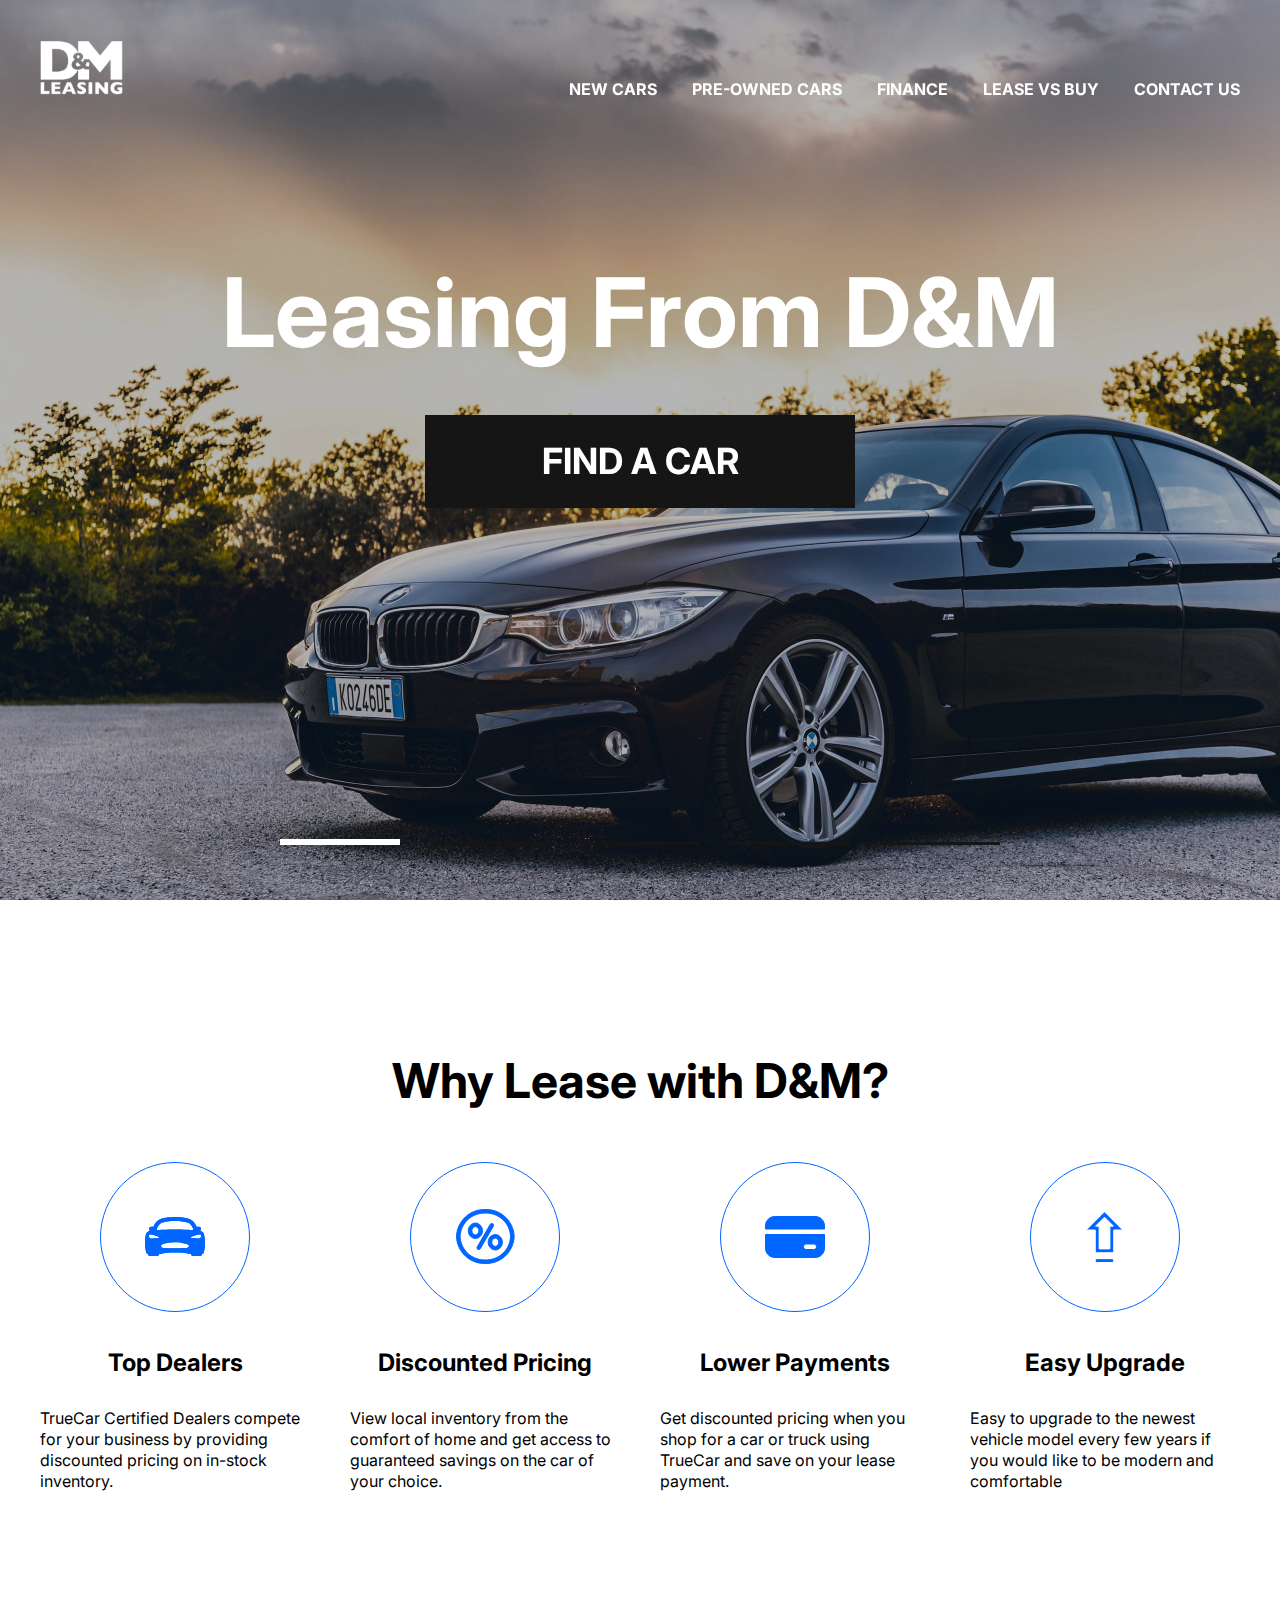
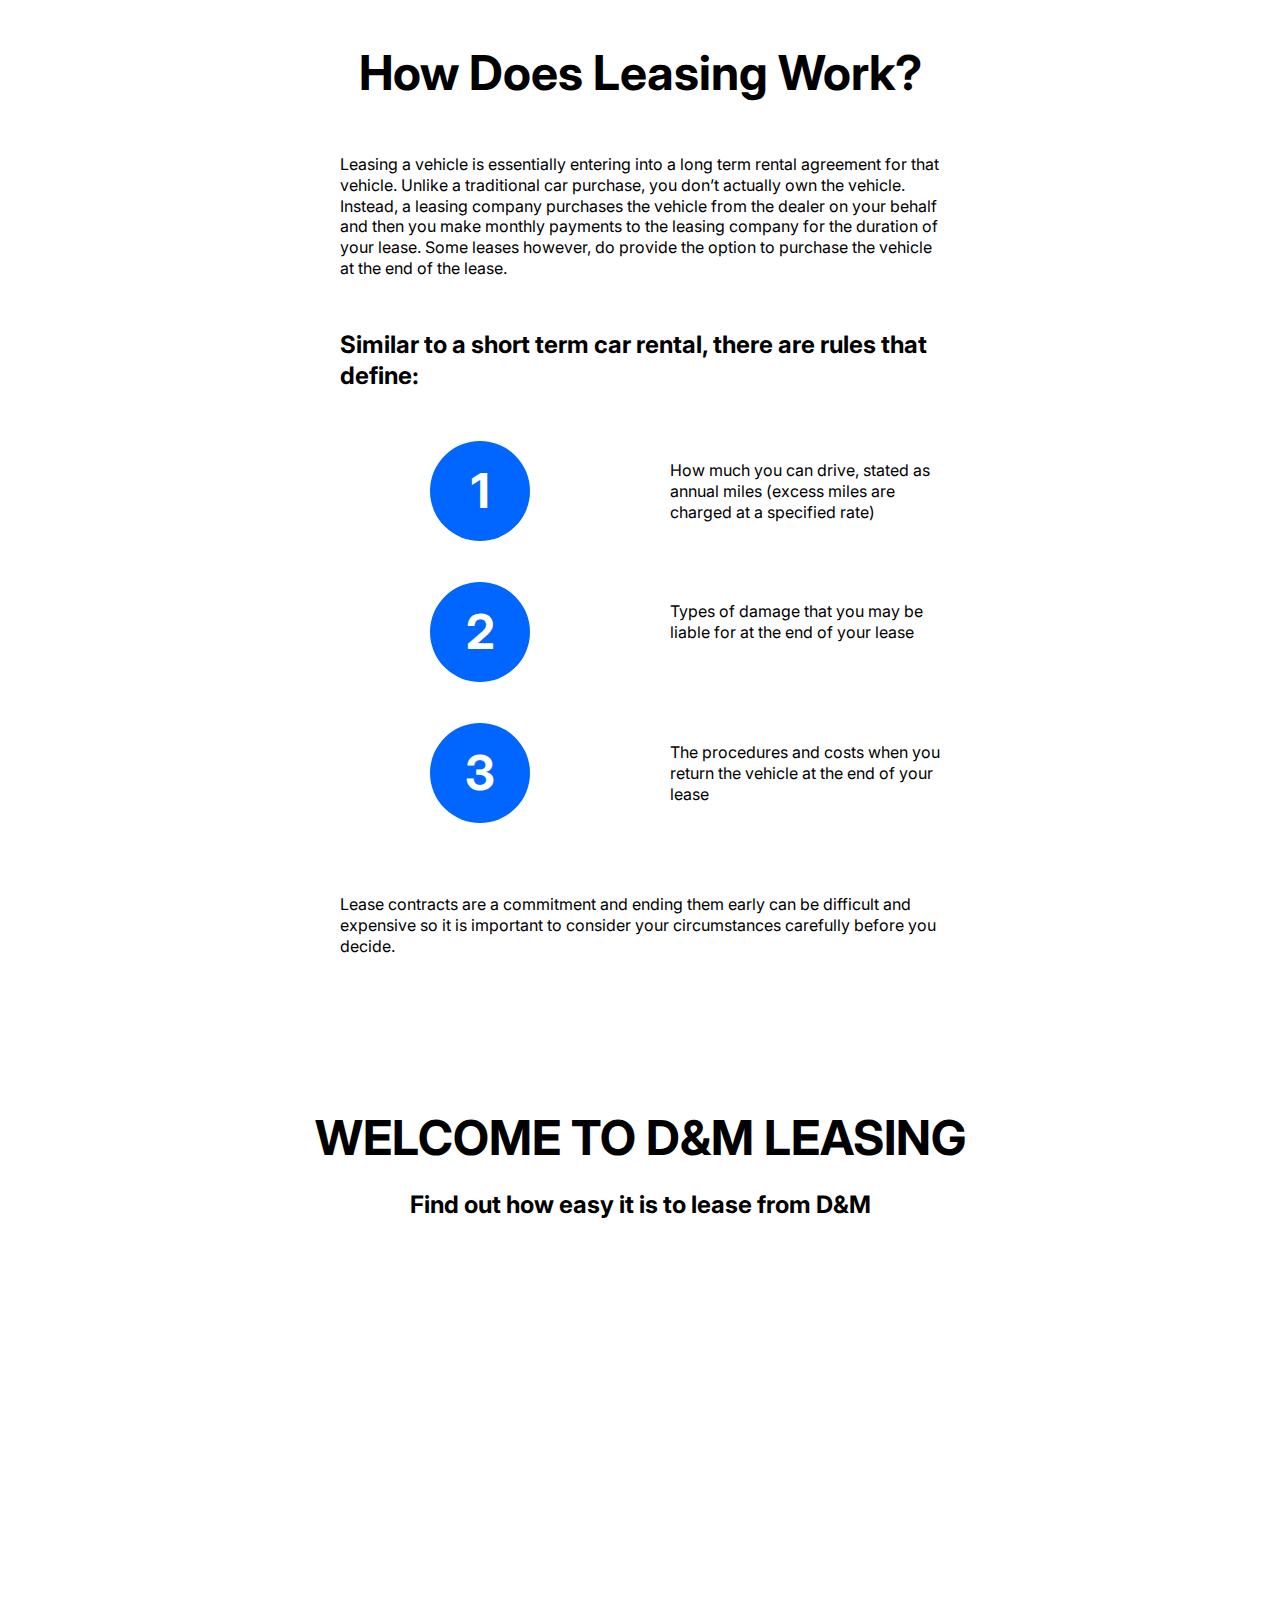
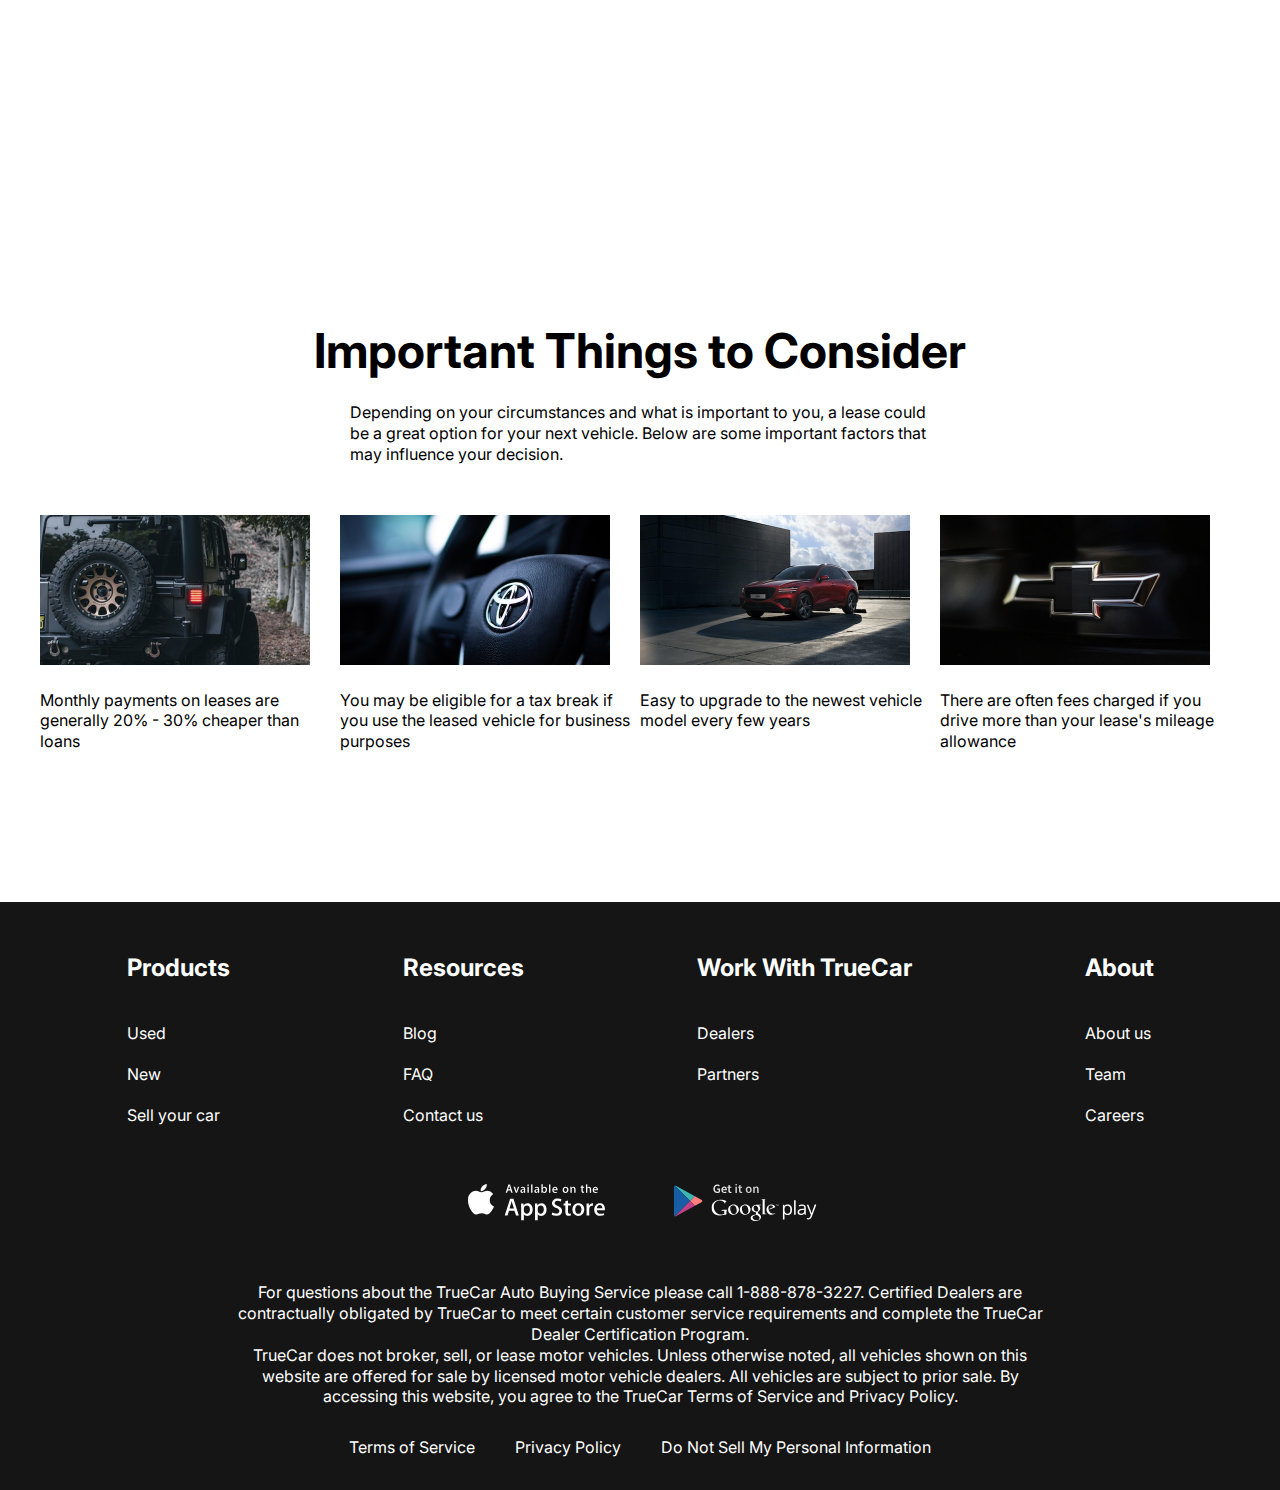
<file: index.html>
<!DOCTYPE html>
<html lang="en">
  <head>
    <meta charset="UTF-8" />
    <meta http-equiv="X-UA-Caompatible" content="IE=edge" />
    <meta name="viewport" content="width=device-width, initial-scale=1.0" />
    <title>Document</title>
    <link rel="preconnect" href="https://fonts.googleapis.com" />
    <link rel="preconnect" href="https://fonts.gstatic.com" crossorigin />
    <link
      href="https://fonts.googleapis.com/css2?family=Inter:wght@400;700&display=swap"
      rel="stylesheet"/>
    <link
      rel="stylesheet"
      href="https://cdn.jsdelivr.net/npm/swiper@11/swiper-bundle.min.css"/>
    <link rel="stylesheet" href="css/style.css" />
  </head>
  <body>
    <div class="wrapper">
      <header class="header header-main">
        <div class="container">
          <div class="header__inner">
            <a href="index.html" class="logo">
              <img class="logo__img" src="images/logo.svg" alt="" />
            </a>
            <nav class="menu">
              <button class="menu__btn">
                <span></span>
                <span></span>
                <span></span>
              </button>
              <ul class="menu__list">
                <li class="menu__list-item">
                  <a href="new-cars.html" class="menu__list-link">NEW CARS</a>
                </li>
                <li class="menu__list-item">
                  <a href="#" class="menu__list-link">PRE-OWNED CARS</a>
                </li>
                <li class="menu__list-item">
                  <a href="#" class="menu__list-link">FINANCE</a>
                </li>
                <li class="menu__list-item">
                  <a href="#" class="menu__list-link">LEASE VS BUY</a>
                </li>
                <li class="menu__list-item">
                  <a href="contacts.html" class="menu__list-link">CONTACT US</a>
                </li>
              </ul>
            </nav>
          </div>
        </div>
      </header>
      <main class="main">
        <section class="top">
          <div class="container">
            <h1 class="title">Leasing From D&M</h1>
            <a href="new-cars.html" class="top__link"> FIND A CAR </a>
          </div>
        </section>
        <div class="slider">
          <div class="swiper">
            <div class="swiper-wrapper">
              <div
                class="swiper-slide"
                style="background-image: url(images/slide-4.jpg)"
              ></div>
              <div
                class="swiper-slide"
                style="background-image: url(images/slide-1.jpg)"
              ></div>
              <div
                class="swiper-slide"
                style="background-image: url(images/slide-4.jpg)"
              ></div>
              <div
                class="swiper-slide"
                style="background-image: url(images/slide-4.jpg)"
              ></div>
              <div
                class="swiper-slide"
                style="background-image: url(images/slide-4.jpg)"></div>
            </div>
            <div class="swiper-pagination"></div>
          </div>
        </div>
        <section class="why-lease">
          <div class="container">
            <h2 class="section-title">Why Lease with D&M?</h2>
            <ul class="why-lease__list">
              <li class="why-lease__item">
                <img
                  class="why-lease__item-img"
                  src="images/why-lease-1.svg"
                  alt=""/>
                <h3 class="why-lease__item-title">Top Dealers</h3>
                <p class="why-lease__item-text">
                  TrueCar Certified Dealers compete for your business by
                  providing discounted pricing on in-stock inventory.
                </p>
              </li>
              <li class="why-lease__item">
                <img
                  class="why-lease__item-img"
                  src="images/why-lease-2.svg"
                  alt=""/>
                <h3 class="why-lease__item-title">Discounted Pricing</h3>
                <p class="why-lease__item-text">
                  View local inventory from the comfort of home and get access
                  to guaranteed savings on the car of your choice.
                </p>
              </li>
              <li class="why-lease__item">
                <img
                  class="why-lease__item-img"
                  src="images/why-lease-3.svg"
                  alt=""/>
                <h3 class="why-lease__item-title">Lower Payments</h3>
                <p class="why-lease__item-text">
                  Get discounted pricing when you shop for a car or truck using
                  TrueCar and save on your lease payment.
                </p>
              </li>
              <li class="why-lease__item">
                <img
                  class="why-lease__item-img"
                  src="images/why-lease-4.svg"
                  alt=""/>
                <h3 class="why-lease__item-title">Easy Upgrade</h3>
                <p class="why-lease__item-text">
                  Easy to upgrade to the newest vehicle model every few years if
                  you would like to be modern and comfortable
                </p>
              </li>
            </ul>
          </div>
        </section>
        <section class="how-does">
          <div class="container">
            <div class="how-does__inner">
              <h2 class="section-title">
                How Does Leasing Work?
              </h2>
              <p class="how-does__text">
                Leasing a vehicle is essentially entering into a long term rental agreement for that vehicle. Unlike a traditional car purchase, you don’t actually own the vehicle. Instead, a leasing company purchases the vehicle from the dealer on your behalf and then you make monthly payments to the leasing company for the duration of your lease. Some leases however, do provide the option to purchase the vehicle at the end of the lease.
              </p>
              <h4 class="how__does-title">
                Similar to a short term car rental, there are rules that define:
              </h4>
              <ol class="how__does-list">
                <li class="how__does-item">
                  How much you can drive, stated as annual miles (excess miles are charged at a specified rate)
                </li>
                <li class="how__does-item">
                  Types of damage that you may be liable for at the end of your lease
                </li>
                <li class="how__does-item">
                  The procedures and costs when you return the vehicle at the end of your lease
                </li>
              </ol>

              <p class="how-does__text">
                Lease contracts are a commitment and ending them early can be difficult and expensive so it is important to consider your circumstances carefully before you decide.
              </p>
            </div>
          </div>
        </section>
        <section class="video">
          <div class="container">
            <h2 class="section-title video__title">
              WELCOME TO D&M LEASING
            </h2>
            <p class="video__text">
              Find out how easy it is to lease from D&M
            </p>
            <iframe class="video__content" width="1000" height="500" src="https://www.youtube.com/embed/ThMJJQyYYNk?si=q0q2Gk8xzLwma-y2&amp;controls=0" title="YouTube video player" frameborder="0" allow="accelerometer; autoplay; clipboard-write; encrypted-media; gyroscope; picture-in-picture; web-share" allowfullscreen></iframe>
          </div>
        </section>
        <section class="important">
          <div class="container">
            <h2 class="section-title important__title">
              Important Things to Consider
            </h2>
            <p class="important__text">
              Depending on your circumstances and what is important to you, a lease could be a great option for your next vehicle. Below are some important factors that may influence your decision.
            </p>
            <ul class="important__list">
              <li class="important__item">
                <img class="important__item-img" src="images/imp-1.jpg" alt="">
                <p class="important__item-text">
                  Monthly payments on leases are generally 20% - 30% cheaper than loans
                </p>
              </li>
              <li class="important__item">
                <img class="important__item-img" src="images/imp-2.jpg" alt="">
                <p class="important__item-text">
                  You may be eligible for a tax break if you use the leased vehicle for business purposes
                </p>
              </li>
              <li class="important__item">
                <img class="important__item-img" src="images/imp-3.jpg" alt="">
                <p class="important__item-text">
                  Easy to upgrade to the newest vehicle model every few years
                </p>
              </li>
              <li class="important__item">
                <img class="important__item-img" src="images/imp-4.jpg" alt="">
                <p class="important__item-text">
                  There are often fees charged if you drive more than your lease's mileage allowance
                </p>
              </li>
            </ul>
          </div>
        </section>
      </main>
      <footer class="footer">
        <div class="container">
          <nav class="footer__menu">
            <ul class="footer__menu-list">
              <li class="footer__menu-item">
                <p class="footer__menu-title">Products</p>
              </li>
              <li class="footer__menu-item">
                <a href="#" class="footer__menu-link">Used</a>
              </li>
              <li class="footer__menu-item">
                <a href="#" class="footer__menu-link">New</a>
              </li>
              <li class="footer__menu-item">
                <a href="#" class="footer__menu-link">Sell your car</a>
              </li>
            </ul>
            <ul class="footer__menu-list">
              <li class="footer__menu-item">
                <p class="footer__menu-title">Resources</p>
              </li>
              <li class="footer__menu-item">
                <a href="#" class="footer__menu-link">Blog</a>
              </li>
              <li class="footer__menu-item">
                <a href="#" class="footer__menu-link">FAQ</a>
              </li>
              <li class="footer__menu-item">
                <a href="#" class="footer__menu-link">Contact us</a>
              </li>
            </ul>
            <ul class="footer__menu-list">
              <li class="footer__menu-item">
                <p class="footer__menu-title">Work With TrueCar</p>
              </li>
              <li class="footer__menu-item">
                <a href="#" class="footer__menu-link">Dealers</a>
              </li>
              <li class="footer__menu-item">
                <a href="#" class="footer__menu-link">Partners</a>
              </li>
            </ul>
            <ul class="footer__menu-list">
              <li class="footer__menu-item">
                <p class="footer__menu-title">About</p>
              </li>
              <li class="footer__menu-item">
                <a href="#" class="footer__menu-link">About us</a>
              </li>
              <li class="footer__menu-item">
                <a href="#" class="footer__menu-link">Team</a>
              </li>
              <li class="footer__menu-item">
                <a href="#" class="footer__menu-link">Careers</a>
              </li>
            </ul>
          </nav>
          <ul class="app">
            <li class="app__item">
              <a href="#" class="app__item-link">
                <img src="images/appstore.svg" alt="" class="app__item-img" />
              </a>
            </li>
            <li class="app__item">
              <a href="#" class="app__item-link">
                <img src="images/googleplay.svg" alt="" class="app__item-img" />
              </a>
            </li>
          </ul>
          <div class="footer__copy">
            <p class="footer__copy-text">
              For questions about the TrueCar Auto Buying Service please call
              1-888-878-3227. Certified Dealers are contractually obligated by
              TrueCar to meet certain customer service requirements and complete
              the TrueCar Dealer Certification Program.
            </p>
            <p class="footer__copy-text">
              TrueCar does not broker, sell, or lease motor vehicles. Unless
              otherwise noted, all vehicles shown on this website are offered
              for sale by licensed motor vehicle dealers. All vehicles are
              subject to prior sale. By accessing this website, you agree to the
              TrueCar Terms of Service and Privacy Policy.
            </p>
          </div>
          <nav class="copy__nav">
            <ul class="copy__nav-list">
              <li class="copy__nav-item">
                <a href="#" class="copy__nav-link">Terms of Service</a>
              </li>
              <li class="copy__nav-item">
                <a href="#" class="copy__nav-link">Privacy Policy</a>
              </li>
              <li class="copy__nav-item">
                <a href="#" class="copy__nav-link">Do Not Sell My Personal Information</a>
              </li>
            </ul>
          </nav>
        </div>
      </footer>
    </div>

    <script src="https://cdn.jsdelivr.net/npm/swiper@11/swiper-bundle.min.js"></script>
    <script src="js/main.js"></script>
  </body>
</html>
</file>
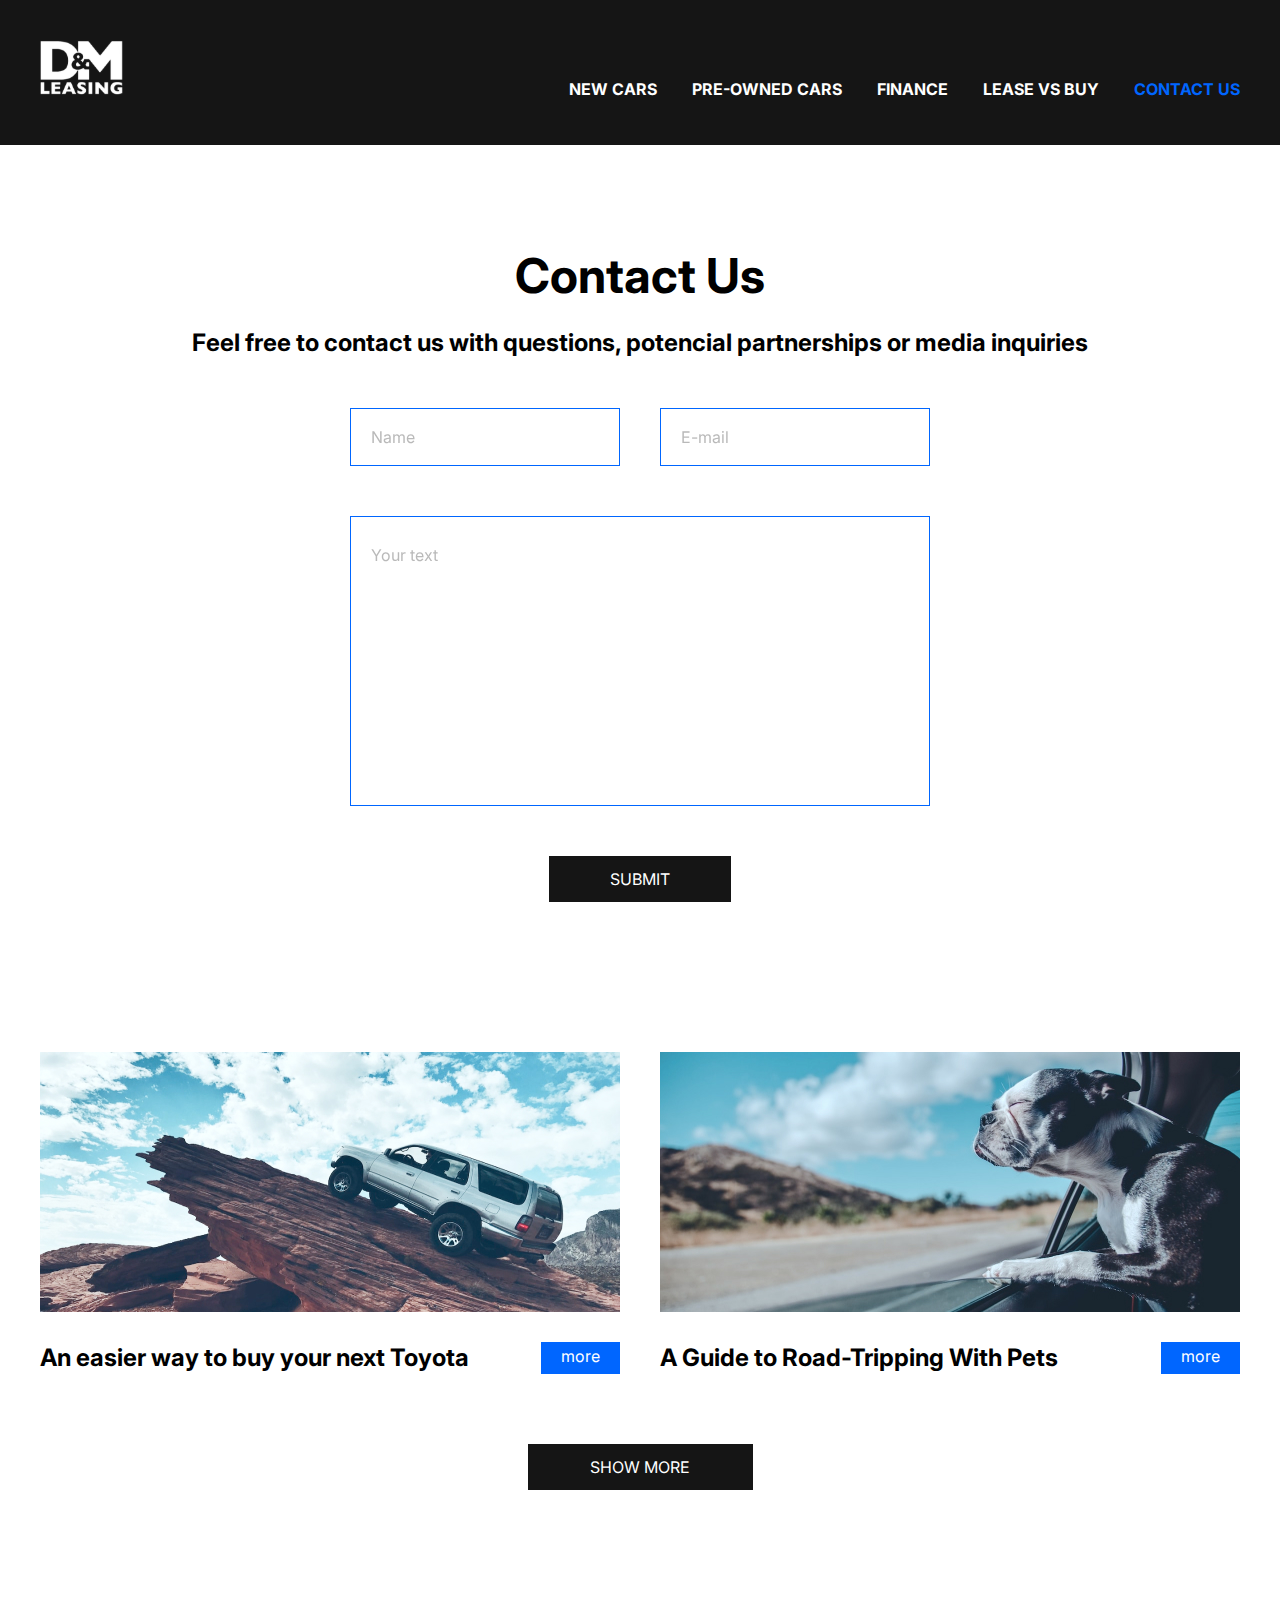
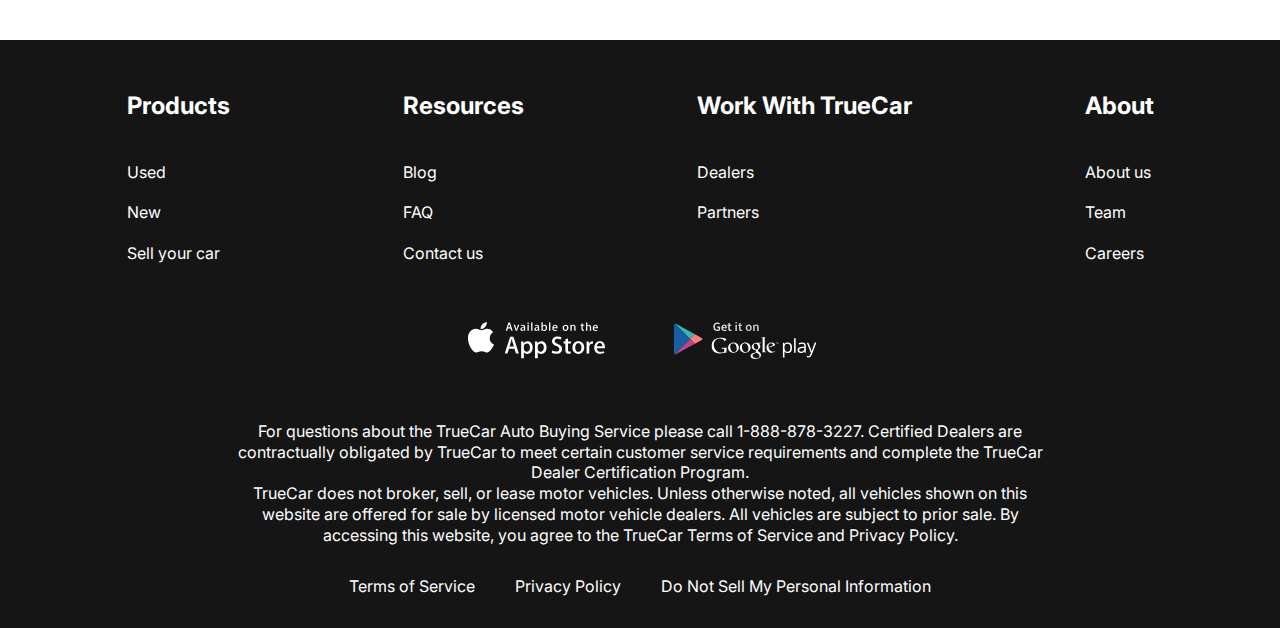
<file: contacts.html>
<!DOCTYPE html>
<html lang="en">
<head>
    <meta charset="UTF-8">
    <meta http-equiv="X-UA-Caompatible" content="IE=edge">
    <meta name="viewport" content="width=device-width, initial-scale=1.0">
    <title>Document</title>
    <link rel="preconnect" href="https://fonts.googleapis.com">
    <link rel="preconnect" href="https://fonts.gstatic.com" crossorigin>
    <link href="https://fonts.googleapis.com/css2?family=Inter:wght@400;700&display=swap" rel="stylesheet">
    <link rel="stylesheet" href="css/style.css">
</head>
<body>
    
   <div class="wrapper">
    <header class="header">
        <div class="container">
            <div class="header__inner">
                <a href="index.html" class="logo">
                     <img class="logo__img" src="images/logo.svg" alt="">
                </a>
                <nav class="menu">
                    <button class="menu__btn">
                        <span></span>
                        <span></span>
                        <span></span>
                      </button>
                    <ul class="menu__list">
                        <li class="menu__list-item"><a href="new-cars.html" class="menu__list-link">NEW CARS</a></li>
                        <li class="menu__list-item"><a href="#" class="menu__list-link">PRE-OWNED CARS</a></li>
                        <li class="menu__list-item"><a href="#" class="menu__list-link">FINANCE</a></li>
                        <li class="menu__list-item"><a href="#" class="menu__list-link">LEASE VS BUY</a></li>
                        <li class="menu__list-item"><a href="#" class="menu__list-link menu__list-link--active">CONTACT US</a></li>
                    </ul>
                </nav>  
            </div>
        </div>
    </header>
    <main class="main">
       <section class="contacts">
        <div class="container">
            <h2 class="section-title contacts__title">Contact Us</h2>
            <p class="contacts__text">
                Feel free to contact us with questions, potencial partnerships or media inquiries
            </p>
            <form action="" class="form">
                <input type="text" class="form__input" placeholder="Name">
                <input type="email" class="form__input" placeholder="E-mail">
                <textarea class="form__textarea" placeholder="Your text"></textarea>
                <button class="form__btn" type="submit">SUBMIT</button>
            </form>
        </div>
       </section>
       <section class="blog">
        <div class="container">
            <div class="blog__items">
                <div class="blog__item">
                    <img class="blog__item-img" src="images/blog-1.jpg" alt="">
                    <h4 class="blog__item-title">An easier way to buy your next Toyota</h4>
                    <a href="#" class="blog__item-link">more</a>
                </div>
                <div class="blog__item">
                    <img class="blog__item-img" src="images/blog-2.jpg" alt="">
                    <h4 class="blog__item-title">A Guide to Road-Tripping With Pets</h4>
                    <a href="#" class="blog__item-link">more</a>
                </div>
            </div>
            <a class="showmore-link" href="#">SHOW MORE</a>
        </div>
       </section> 
    </main>
    <footer class="footer">
        <div class="container">
            <nav class="footer__menu">
                <ul class="footer__menu-list">
                    <li class="footer__menu-item"><p class="footer__menu-title">Products</p></li>
                    <li class="footer__menu-item"><a href="#" class="footer__menu-link">Used</a></li>
                    <li class="footer__menu-item"><a href="#" class="footer__menu-link">New</a></li>
                    <li class="footer__menu-item"><a href="#" class="footer__menu-link">Sell your car</a></li>
                </ul>
                <ul class="footer__menu-list">
                    <li class="footer__menu-item"><p class="footer__menu-title">Resources</p></li>
                    <li class="footer__menu-item"><a href="#" class="footer__menu-link">Blog</a></li>
                    <li class="footer__menu-item"><a href="#" class="footer__menu-link">FAQ</a></li>
                    <li class="footer__menu-item"><a href="#" class="footer__menu-link">Contact us</a></li>
                </ul>
                <ul class="footer__menu-list">
                    <li class="footer__menu-item"><p class="footer__menu-title">Work With TrueCar</p></li>
                    <li class="footer__menu-item"><a href="#" class="footer__menu-link">Dealers</a></li>
                    <li class="footer__menu-item"><a href="#" class="footer__menu-link">Partners</a></li>
                </ul>
                <ul class="footer__menu-list">
                    <li class="footer__menu-item"><p class="footer__menu-title">About</p></li>
                    <li class="footer__menu-item"><a href="#" class="footer__menu-link">About us</a></li>
                    <li class="footer__menu-item"><a href="#" class="footer__menu-link">Team</a></li>
                    <li class="footer__menu-item"><a href="#" class="footer__menu-link">Careers</a></li>
                </ul>
            </nav>
            <ul class="app">
                <li class="app__item">
                    <a href="#" class="app__item-link">
                        <img src="images/appstore.svg" alt="" class="app__item-img">
                    </a>
                </li>
                <li class="app__item">
                    <a href="#" class="app__item-link">
                        <img src="images/googleplay.svg" alt="" class="app__item-img">
                    </a>
                </li>
            </ul>
            <div class="footer__copy">
                <p class="footer__copy-text">
                    For questions about the TrueCar Auto Buying Service please call 1-888-878-3227.
                    Certified Dealers are contractually obligated by TrueCar to meet certain customer service requirements and complete the TrueCar Dealer Certification Program.
                </p>
                <p class="footer__copy-text">
                    TrueCar does not broker, sell, or lease motor vehicles. Unless otherwise noted, all vehicles shown on this website are offered for sale by licensed motor vehicle dealers. All vehicles are subject to prior sale. By accessing this website, you agree to the TrueCar Terms of Service and Privacy Policy.
                </p>
            </div>
            <nav class="copy__nav">
                <ul class="copy__nav-list">
                    <li class="copy__nav-item"><a href="#" class="copy__nav-link">Terms of Service</a></li>
                    <li class="copy__nav-item"><a href="#" class="copy__nav-link">Privacy Policy</a></li>
                    <li class="copy__nav-item"><a href="#" class="copy__nav-link">Do Not Sell My Personal Information</a></li>
                </ul>
            </nav>
        </div>
    </footer>
   </div> 
   <script src="js/main.js"></script>
</body>
</html>
</file>
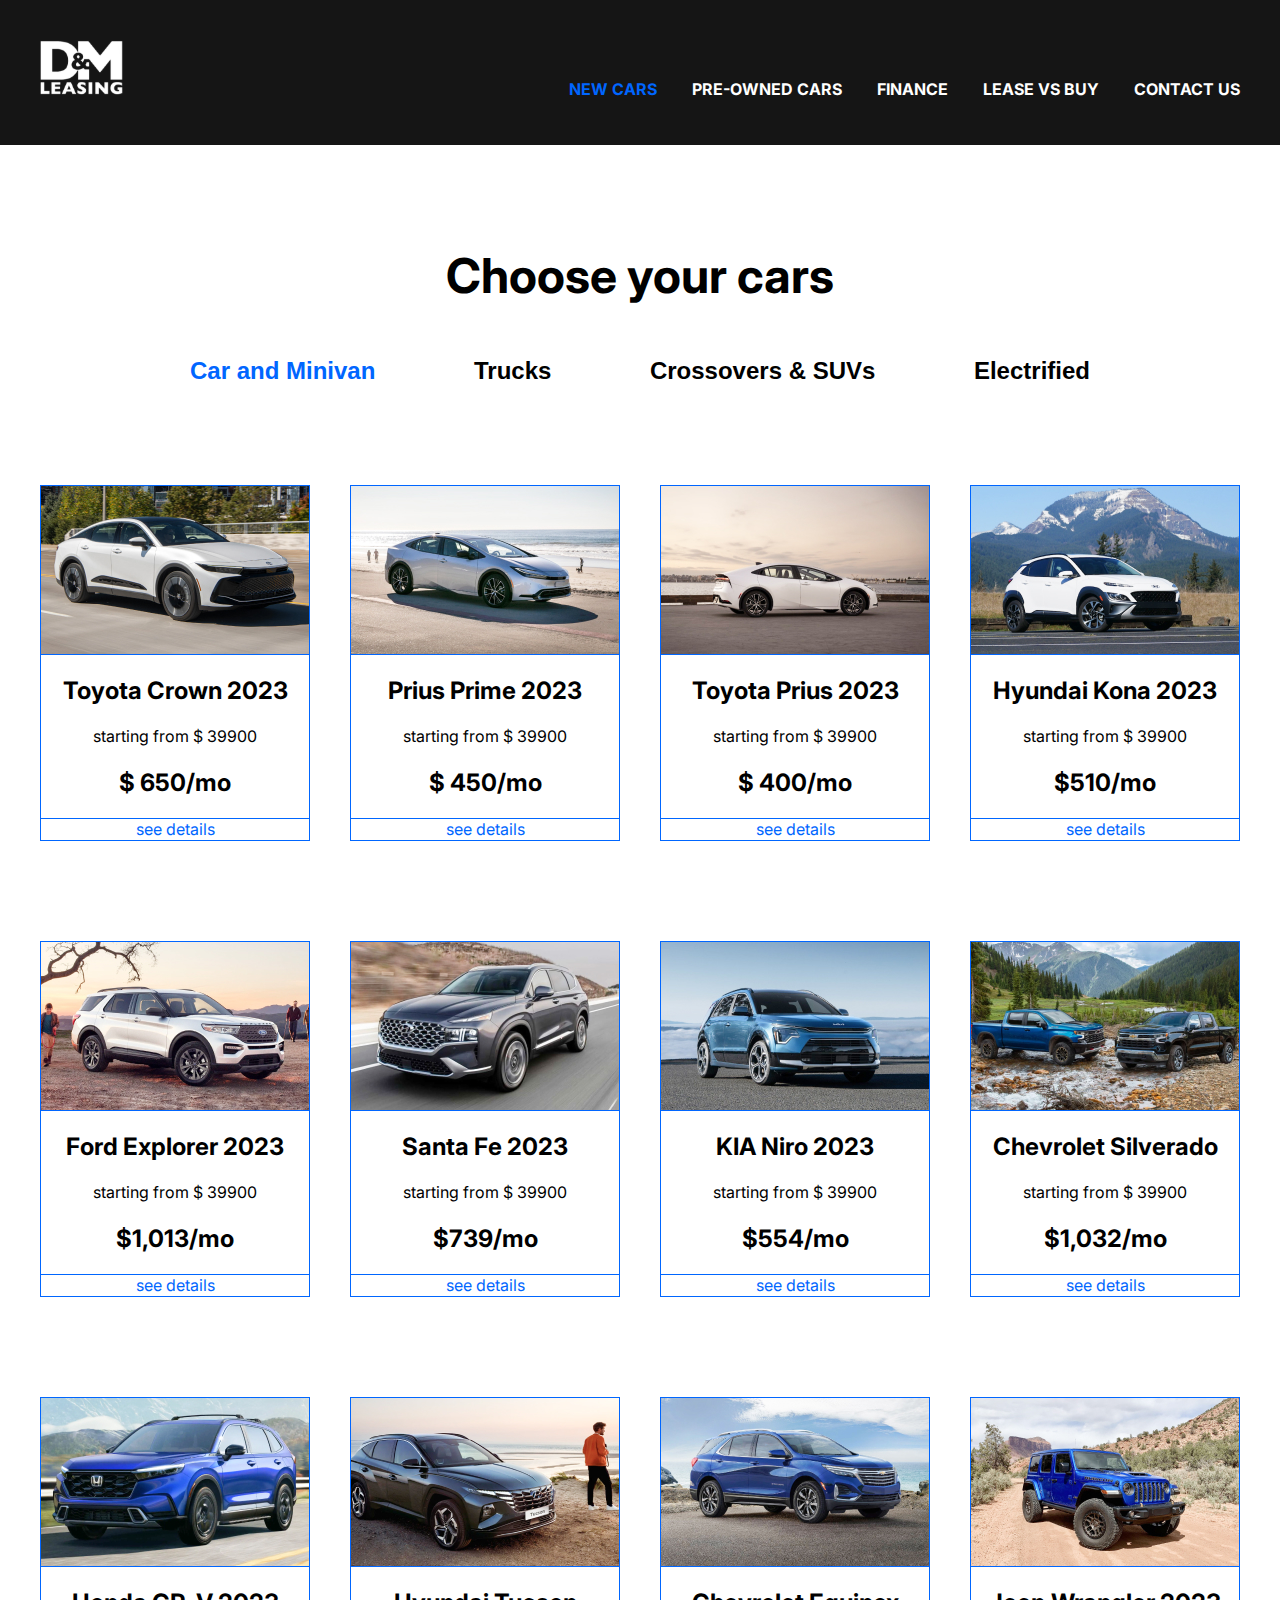
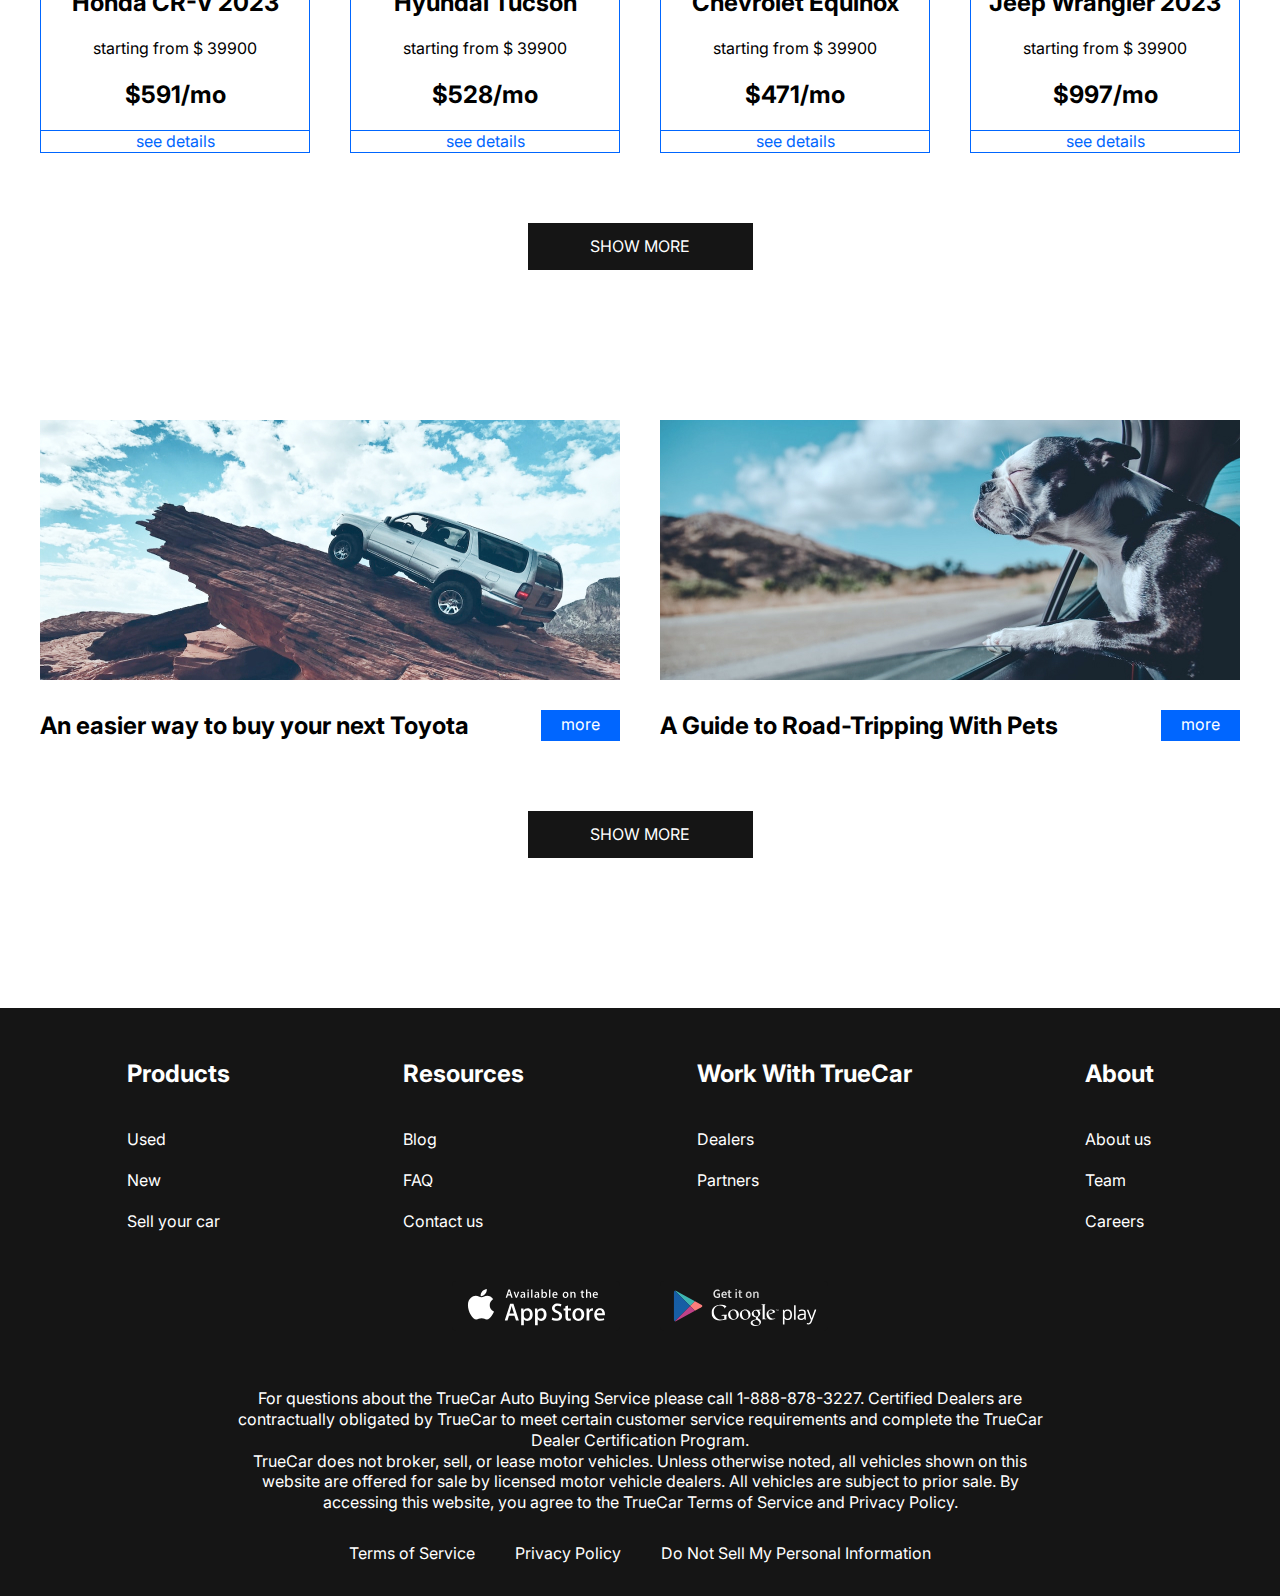
<file: new-cars.html>
<!DOCTYPE html>
<html lang="en">
<head>
    <meta charset="UTF-8">
    <meta http-equiv="X-UA-Caompatible" content="IE=edge">
    <meta name="viewport" content="width=device-width, initial-scale=1.0">
    <title>Document</title>
    <link rel="preconnect" href="https://fonts.googleapis.com">
    <link rel="preconnect" href="https://fonts.gstatic.com" crossorigin>
    <link href="https://fonts.googleapis.com/css2?family=Inter:wght@400;700&display=swap" rel="stylesheet">
    <link rel="stylesheet" href="css/style.css">
</head>
<body>
    
   <div class="wrapper">
    <header class="header">
        <div class="container">
            <div class="header__inner">
                <a href="index.html" class="logo">
                     <img class="logo__img" src="images/logo.svg" alt="">
                </a>
                <nav class="menu">
                    <button class="menu__btn">
                        <span></span>
                        <span></span>
                        <span></span>
                      </button>
                    <ul class="menu__list">
                        <li class="menu__list-item"><a href="#" class="menu__list-link menu__list-link--active">NEW CARS</a></li>
                        <li class="menu__list-item"><a href="#" class="menu__list-link">PRE-OWNED CARS</a></li>
                        <li class="menu__list-item"><a href="#" class="menu__list-link">FINANCE</a></li>
                        <li class="menu__list-item"><a href="#" class="menu__list-link">LEASE VS BUY</a></li>
                        <li class="menu__list-item"><a href="contacts.html" class="menu__list-link">CONTACT US</a></li>
                    </ul>
                </nav>  
            </div>
        </div>
    </header>
    <main class="main">
        <section class="choose">
            <div class="container">
                <h2 class="section-title">
                    Choose your cars
                </h2>
                <div class="tabs">
                    <div class="tabs__btn">
                        <button class="tabs__btn-item tabs__btn-item--active" data-button="content-1">Car and Minivan</button>
                        <button class="tabs__btn-item" data-button="content-2">Trucks</button>
                        <button class="tabs__btn-item" data-button="content-3">Crossovers & SUVs</button>
                        <button class="tabs__btn-item" data-button="content-4">Electrified</button>
                    </div>
                    <div class="tabs__content">
                        <div class="tabs__content-item tabs__content-item--active" id="content-1">
                            <div class="card">
                                <img class="card__img" src="images/card-1.jpg" alt="">
                                <div class="card__content">
                                <h4 class="card__title">Toyota Crown 2023</h4>
                                <p class="card__text">starting from $ 39900</p>
                                <p class="card__price">$ 650/mo</p>
                                </div>
                                <a href="#" class="card__link">see details</a>
                            </div>
                            <div class="card">
                                <img class="card__img" src="images/card-2.jpg" alt="">
                                <div class="card__content">
                                <h4 class="card__title">Prius Prime 2023</h4>
                                <p class="card__text">starting from $ 39900</p>
                                <p class="card__price">$ 450/mo</p>
                                </div>
                                <a href="#" class="card__link">see details</a>
                            </div>
                            <div class="card">
                                <img class="card__img" src="images/card-3.jpg" alt="">
                                <div class="card__content">
                                <h4 class="card__title">Toyota Prius 2023</h4>
                                <p class="card__text">starting from $ 39900</p>
                                <p class="card__price">$ 400/mo</p>
                                </div>
                                <a href="#" class="card__link">see details</a>
                            </div>
                            <div class="card">
                                <img class="card__img" src="images/card-4.jpg" alt="">
                                <div class="card__content">
                                <h4 class="card__title">Hyundai Kona 2023</h4>
                                <p class="card__text">starting from $ 39900</p>
                                <p class="card__price">$510/mo</p>
                                </div>
                                <a href="#" class="card__link">see details</a>
                            </div>
                            <div class="card">
                                <img class="card__img" src="images/card-5.jpg" alt="">
                                <div class="card__content">
                                <h4 class="card__title">Ford Explorer 2023</h4>
                                <p class="card__text">starting from $ 39900</p>
                                <p class="card__price">$1,013/mo</p>
                                </div>
                                <a href="#" class="card__link">see details</a>
                            </div>
                            <div class="card">
                                <img class="card__img" src="images/card-6.jpg" alt="">
                                <div class="card__content">
                                <h4 class="card__title">Santa  Fe 2023</h4>
                                <p class="card__text">starting from $ 39900</p>
                                <p class="card__price">$739/mo</p>
                                </div>
                                <a href="#" class="card__link">see details</a>
                            </div>
                            <div class="card">
                                <img class="card__img" src="images/card-7.jpg" alt="">
                                <div class="card__content">
                                <h4 class="card__title">KIA Niro 2023</h4>
                                <p class="card__text">starting from $ 39900</p>
                                <p class="card__price">$554/mo</p>
                                </div>
                                <a href="#" class="card__link">see details</a>
                            </div>
                            <div class="card">
                                <img class="card__img" src="images/card-8.jpg" alt="">
                                <div class="card__content">
                                <h4 class="card__title">Chevrolet Silverado</h4>
                                <p class="card__text">starting from $ 39900</p>
                                <p class="card__price">$1,032/mo</p>
                                </div>
                                <a href="#" class="card__link">see details</a>
                            </div>
                            <div class="card">
                                <img class="card__img" src="images/card-9.jpg" alt="">
                                <div class="card__content">
                                <h4 class="card__title">Honda CR-V 2023</h4>
                                <p class="card__text">starting from $ 39900</p>
                                <p class="card__price">$591/mo</p>
                                </div>
                                <a href="#" class="card__link">see details</a>
                            </div>
                            <div class="card">
                                <img class="card__img" src="images/card-10.jpg" alt="">
                                <div class="card__content">
                                <h4 class="card__title">Hyundai Tucson</h4>
                                <p class="card__text">starting from $ 39900</p>
                                <p class="card__price">$528/mo</p>
                                </div>
                                <a href="#" class="card__link">see details</a>
                            </div>
                            <div class="card">
                                <img class="card__img" src="images/card-11.jpg" alt="">
                                <div class="card__content">
                                <h4 class="card__title">Chevrolet Equinox</h4>
                                <p class="card__text">starting from $ 39900</p>
                                <p class="card__price">$471/mo</p>
                                </div>
                                <a href="#" class="card__link">see details</a>
                            </div>
                            <div class="card">
                                <img class="card__img" src="images/card-12.jpg" alt="">
                                <div class="card__content">
                                <h4 class="card__title">Jeep Wrangler 2023</h4>
                                <p class="card__text">starting from $ 39900</p>
                                <p class="card__price">$997/mo</p>
                                </div>
                                <a href="#" class="card__link">see details</a>
                            </div>
                        </div>
                        <div class="tabs__content-item" id="content-2">
                            <div class="card">
                                <img class="card__img" src="images/card-1.jpg" alt="">
                                <div class="card__content">
                                <h4 class="card__title">Toyota Crown 2023</h4>
                                <p class="card__text">starting from $ 39900</p>
                                <p class="card__price">$ 650/mo</p>
                                </div>
                                <a href="#" class="card__link">see details</a>
                            </div>
                            <div class="card">
                                <img class="card__img" src="images/card-2.jpg" alt="">
                                <div class="card__content">
                                <h4 class="card__title">Prius Prime 2023</h4>
                                <p class="card__text">starting from $ 39900</p>
                                <p class="card__price">$ 450/mo</p>
                                </div>
                                <a href="#" class="card__link">see details</a>
                            </div>
                            <div class="card">
                                <img class="card__img" src="images/card-3.jpg" alt="">
                                <div class="card__content">
                                <h4 class="card__title">Toyota Prius 2023</h4>
                                <p class="card__text">starting from $ 39900</p>
                                <p class="card__price">$ 400/mo</p>
                                </div>
                                <a href="#" class="card__link">see details</a>
                            </div>
                            <div class="card">
                                <img class="card__img" src="images/card-4.jpg" alt="">
                                <div class="card__content">
                                <h4 class="card__title">Hyundai Kona 2023</h4>
                                <p class="card__text">starting from $ 39900</p>
                                <p class="card__price">$510/mo</p>
                                </div>
                                <a href="#" class="card__link">see details</a>
                            </div>
                            <div class="card">
                                <img class="card__img" src="images/card-5.jpg" alt="">
                                <div class="card__content">
                                <h4 class="card__title">Ford Explorer 2023</h4>
                                <p class="card__text">starting from $ 39900</p>
                                <p class="card__price">$1,013/mo</p>
                                </div>
                                <a href="#" class="card__link">see details</a>
                            </div>
                            <div class="card">
                                <img class="card__img" src="images/card-6.jpg" alt="">
                                <div class="card__content">
                                <h4 class="card__title">Santa  Fe 2023</h4>
                                <p class="card__text">starting from $ 39900</p>
                                <p class="card__price">$739/mo</p>
                                </div>
                                <a href="#" class="card__link">see details</a>
                            </div>
                            <div class="card">
                                <img class="card__img" src="images/card-7.jpg" alt="">
                                <div class="card__content">
                                <h4 class="card__title">KIA Niro 2023</h4>
                                <p class="card__text">starting from $ 39900</p>
                                <p class="card__price">$554/mo</p>
                                </div>
                                <a href="#" class="card__link">see details</a>
                            </div>
                            <div class="card">
                                <img class="card__img" src="images/card-8.jpg" alt="">
                                <div class="card__content">
                                <h4 class="card__title">Chevrolet Silverado</h4>
                                <p class="card__text">starting from $ 39900</p>
                                <p class="card__price">$1,032/mo</p>
                                </div>
                                <a href="#" class="card__link">see details</a>
                            </div>
                            <div class="card">
                                <img class="card__img" src="images/card-9.jpg" alt="">
                                <div class="card__content">
                                <h4 class="card__title">Honda CR-V 2023</h4>
                                <p class="card__text">starting from $ 39900</p>
                                <p class="card__price">$591/mo</p>
                                </div>
                                <a href="#" class="card__link">see details</a>
                            </div>
                            <div class="card">
                                <img class="card__img" src="images/card-10.jpg" alt="">
                                <div class="card__content">
                                <h4 class="card__title">Hyundai Tucson</h4>
                                <p class="card__text">starting from $ 39900</p>
                                <p class="card__price">$528/mo</p>
                                </div>
                                <a href="#" class="card__link">see details</a>
                            </div>
                            <div class="card">
                                <img class="card__img" src="images/card-11.jpg" alt="">
                                <div class="card__content">
                                <h4 class="card__title">Chevrolet Equinox</h4>
                                <p class="card__text">starting from $ 39900</p>
                                <p class="card__price">$471/mo</p>
                                </div>
                                <a href="#" class="card__link">see details</a>
                            </div>
                            <div class="card">
                                <img class="card__img" src="images/card-12.jpg" alt="">
                                <div class="card__content">
                                <h4 class="card__title">Jeep Wrangler 2023</h4>
                                <p class="card__text">starting from $ 39900</p>
                                <p class="card__price">$997/mo</p>
                                </div>
                                <a href="#" class="card__link">see details</a>
                            </div>
                        </div>
                        <div class="tabs__content-item" id="content-3">
                            <div class="card">
                                <img class="card__img" src="images/card-1.jpg" alt="">
                                <div class="card__content">
                                <h4 class="card__title">Toyota Crown 2023</h4>
                                <p class="card__text">starting from $ 39900</p>
                                <p class="card__price">$ 650/mo</p>
                                </div>
                                <a href="#" class="card__link">see details</a>
                            </div>
                            <div class="card">
                                <img class="card__img" src="images/card-2.jpg" alt="">
                                <div class="card__content">
                                <h4 class="card__title">Prius Prime 2023</h4>
                                <p class="card__text">starting from $ 39900</p>
                                <p class="card__price">$ 450/mo</p>
                                </div>
                                <a href="#" class="card__link">see details</a>
                            </div>
                            <div class="card">
                                <img class="card__img" src="images/card-3.jpg" alt="">
                                <div class="card__content">
                                <h4 class="card__title">Toyota Prius 2023</h4>
                                <p class="card__text">starting from $ 39900</p>
                                <p class="card__price">$ 400/mo</p>
                                </div>
                                <a href="#" class="card__link">see details</a>
                            </div>
                            <div class="card">
                                <img class="card__img" src="images/card-4.jpg" alt="">
                                <div class="card__content">
                                <h4 class="card__title">Hyundai Kona 2023</h4>
                                <p class="card__text">starting from $ 39900</p>
                                <p class="card__price">$510/mo</p>
                                </div>
                                <a href="#" class="card__link">see details</a>
                            </div>
                            <div class="card">
                                <img class="card__img" src="images/card-5.jpg" alt="">
                                <div class="card__content">
                                <h4 class="card__title">Ford Explorer 2023</h4>
                                <p class="card__text">starting from $ 39900</p>
                                <p class="card__price">$1,013/mo</p>
                                </div>
                                <a href="#" class="card__link">see details</a>
                            </div>
                            <div class="card">
                                <img class="card__img" src="images/card-6.jpg" alt="">
                                <div class="card__content">
                                <h4 class="card__title">Santa  Fe 2023</h4>
                                <p class="card__text">starting from $ 39900</p>
                                <p class="card__price">$739/mo</p>
                                </div>
                                <a href="#" class="card__link">see details</a>
                            </div>
                            <div class="card">
                                <img class="card__img" src="images/card-7.jpg" alt="">
                                <div class="card__content">
                                <h4 class="card__title">KIA Niro 2023</h4>
                                <p class="card__text">starting from $ 39900</p>
                                <p class="card__price">$554/mo</p>
                                </div>
                                <a href="#" class="card__link">see details</a>
                            </div>
                            <div class="card">
                                <img class="card__img" src="images/card-8.jpg" alt="">
                                <div class="card__content">
                                <h4 class="card__title">Chevrolet Silverado</h4>
                                <p class="card__text">starting from $ 39900</p>
                                <p class="card__price">$1,032/mo</p>
                                </div>
                                <a href="#" class="card__link">see details</a>
                            </div>
                            <div class="card">
                                <img class="card__img" src="images/card-9.jpg" alt="">
                                <div class="card__content">
                                <h4 class="card__title">Honda CR-V 2023</h4>
                                <p class="card__text">starting from $ 39900</p>
                                <p class="card__price">$591/mo</p>
                                </div>
                                <a href="#" class="card__link">see details</a>
                            </div>
                            <div class="card">
                                <img class="card__img" src="images/card-10.jpg" alt="">
                                <div class="card__content">
                                <h4 class="card__title">Hyundai Tucson</h4>
                                <p class="card__text">starting from $ 39900</p>
                                <p class="card__price">$528/mo</p>
                                </div>
                                <a href="#" class="card__link">see details</a>
                            </div>
                            <div class="card">
                                <img class="card__img" src="images/card-11.jpg" alt="">
                                <div class="card__content">
                                <h4 class="card__title">Chevrolet Equinox</h4>
                                <p class="card__text">starting from $ 39900</p>
                                <p class="card__price">$471/mo</p>
                                </div>
                                <a href="#" class="card__link">see details</a>
                            </div>
                            <div class="card">
                                <img class="card__img" src="images/card-12.jpg" alt="">
                                <div class="card__content">
                                <h4 class="card__title">Jeep Wrangler 2023</h4>
                                <p class="card__text">starting from $ 39900</p>
                                <p class="card__price">$997/mo</p>
                                </div>
                                <a href="#" class="card__link">see details</a>
                            </div>
                        </div>
                        <div class="tabs__content-item" id="content-4">
                            <div class="card">
                                <img class="card__img" src="images/card-1.jpg" alt="">
                                <div class="card__content">
                                <h4 class="card__title">Toyota Crown 2023</h4>
                                <p class="card__text">starting from $ 39900</p>
                                <p class="card__price">$ 650/mo</p>
                                </div>
                                <a href="#" class="card__link">see details</a>
                            </div>
                            <div class="card">
                                <img class="card__img" src="images/card-2.jpg" alt="">
                                <div class="card__content">
                                <h4 class="card__title">Prius Prime 2023</h4>
                                <p class="card__text">starting from $ 39900</p>
                                <p class="card__price">$ 450/mo</p>
                                </div>
                                <a href="#" class="card__link">see details</a>
                            </div>
                            <div class="card">
                                <img class="card__img" src="images/card-3.jpg" alt="">
                                <div class="card__content">
                                <h4 class="card__title">Toyota Prius 2023</h4>
                                <p class="card__text">starting from $ 39900</p>
                                <p class="card__price">$ 400/mo</p>
                                </div>
                                <a href="#" class="card__link">see details</a>
                            </div>
                            <div class="card">
                                <img class="card__img" src="images/card-4.jpg" alt="">
                                <div class="card__content">
                                <h4 class="card__title">Hyundai Kona 2023</h4>
                                <p class="card__text">starting from $ 39900</p>
                                <p class="card__price">$510/mo</p>
                                </div>
                                <a href="#" class="card__link">see details</a>
                            </div>
                            <div class="card">
                                <img class="card__img" src="images/card-5.jpg" alt="">
                                <div class="card__content">
                                <h4 class="card__title">Ford Explorer 2023</h4>
                                <p class="card__text">starting from $ 39900</p>
                                <p class="card__price">$1,013/mo</p>
                                </div>
                                <a href="#" class="card__link">see details</a>
                            </div>
                            <div class="card">
                                <img class="card__img" src="images/card-6.jpg" alt="">
                                <div class="card__content">
                                <h4 class="card__title">Santa  Fe 2023</h4>
                                <p class="card__text">starting from $ 39900</p>
                                <p class="card__price">$739/mo</p>
                                </div>
                                <a href="#" class="card__link">see details</a>
                            </div>
                            <div class="card">
                                <img class="card__img" src="images/card-7.jpg" alt="">
                                <div class="card__content">
                                <h4 class="card__title">KIA Niro 2023</h4>
                                <p class="card__text">starting from $ 39900</p>
                                <p class="card__price">$554/mo</p>
                                </div>
                                <a href="#" class="card__link">see details</a>
                            </div>
                            <div class="card">
                                <img class="card__img" src="images/card-8.jpg" alt="">
                                <div class="card__content">
                                <h4 class="card__title">Chevrolet Silverado</h4>
                                <p class="card__text">starting from $ 39900</p>
                                <p class="card__price">$1,032/mo</p>
                                </div>
                                <a href="#" class="card__link">see details</a>
                            </div>
                            <div class="card">
                                <img class="card__img" src="images/card-9.jpg" alt="">
                                <div class="card__content">
                                <h4 class="card__title">Honda CR-V 2023</h4>
                                <p class="card__text">starting from $ 39900</p>
                                <p class="card__price">$591/mo</p>
                                </div>
                                <a href="#" class="card__link">see details</a>
                            </div>
                            <div class="card">
                                <img class="card__img" src="images/card-10.jpg" alt="">
                                <div class="card__content">
                                <h4 class="card__title">Hyundai Tucson</h4>
                                <p class="card__text">starting from $ 39900</p>
                                <p class="card__price">$528/mo</p>
                                </div>
                                <a href="#" class="card__link">see details</a>
                            </div>
                            <div class="card">
                                <img class="card__img" src="images/card-11.jpg" alt="">
                                <div class="card__content">
                                <h4 class="card__title">Chevrolet Equinox</h4>
                                <p class="card__text">starting from $ 39900</p>
                                <p class="card__price">$471/mo</p>
                                </div>
                                <a href="#" class="card__link">see details</a>
                            </div>
                            <div class="card">
                                <img class="card__img" src="images/card-12.jpg" alt="">
                                <div class="card__content">
                                <h4 class="card__title">Jeep Wrangler 2023</h4>
                                <p class="card__text">starting from $ 39900</p>
                                <p class="card__price">$997/mo</p>
                                </div>
                                <a href="#" class="card__link">see details</a>
                            </div>
                        </div>
                    </div>
                </div>
                <a class="showmore-link" href="#">SHOW MORE</a>
            </div>
        </section>
        <section class="blog">
            <div class="container">
                <div class="blog__items">
                    <div class="blog__item">
                        <img class="blog__item-img" src="images/blog-1.jpg" alt="">
                        <h4 class="blog__item-title">An easier way to buy your next Toyota</h4>
                        <a href="#" class="blog__item-link">more</a>
                    </div>
                    <div class="blog__item">
                        <img class="blog__item-img" src="images/blog-2.jpg" alt="">
                        <h4 class="blog__item-title">A Guide to Road-Tripping With Pets</h4>
                        <a href="#" class="blog__item-link">more</a>
                    </div>
                </div>
                <a class="showmore-link" href="#">SHOW MORE</a>
            </div>
           </section>
    </main>
    <footer class="footer">
        <div class="container">
            <nav class="footer__menu">
                <ul class="footer__menu-list">
                    <li class="footer__menu-item"><p class="footer__menu-title">Products</p></li>
                    <li class="footer__menu-item"><a href="#" class="footer__menu-link">Used</a></li>
                    <li class="footer__menu-item"><a href="#" class="footer__menu-link">New</a></li>
                    <li class="footer__menu-item"><a href="#" class="footer__menu-link">Sell your car</a></li>
                </ul>
                <ul class="footer__menu-list">
                    <li class="footer__menu-item"><p class="footer__menu-title">Resources</p></li>
                    <li class="footer__menu-item"><a href="#" class="footer__menu-link">Blog</a></li>
                    <li class="footer__menu-item"><a href="#" class="footer__menu-link">FAQ</a></li>
                    <li class="footer__menu-item"><a href="#" class="footer__menu-link">Contact us</a></li>
                </ul>
                <ul class="footer__menu-list">
                    <li class="footer__menu-item"><p class="footer__menu-title">Work With TrueCar</p></li>
                    <li class="footer__menu-item"><a href="#" class="footer__menu-link">Dealers</a></li>
                    <li class="footer__menu-item"><a href="#" class="footer__menu-link">Partners</a></li>
                </ul>
                <ul class="footer__menu-list">
                    <li class="footer__menu-item"><p class="footer__menu-title">About</p></li>
                    <li class="footer__menu-item"><a href="#" class="footer__menu-link">About us</a></li>
                    <li class="footer__menu-item"><a href="#" class="footer__menu-link">Team</a></li>
                    <li class="footer__menu-item"><a href="#" class="footer__menu-link">Careers</a></li>
                </ul>
            </nav>
            <ul class="app">
                <li class="app__item">
                    <a href="#" class="app__item-link">
                        <img src="images/appstore.svg" alt="" class="app__item-img">
                    </a>
                </li>
                <li class="app__item">
                    <a href="#" class="app__item-link">
                        <img src="images/googleplay.svg" alt="" class="app__item-img">
                    </a>
                </li>
            </ul>
            <div class="footer__copy">
                <p class="footer__copy-text">
                    For questions about the TrueCar Auto Buying Service please call 1-888-878-3227.
                    Certified Dealers are contractually obligated by TrueCar to meet certain customer service requirements and complete the TrueCar Dealer Certification Program.
                </p>
                <p class="footer__copy-text">
                    TrueCar does not broker, sell, or lease motor vehicles. Unless otherwise noted, all vehicles shown on this website are offered for sale by licensed motor vehicle dealers. All vehicles are subject to prior sale. By accessing this website, you agree to the TrueCar Terms of Service and Privacy Policy.
                </p>
            </div>
            <nav class="copy__nav">
                <ul class="copy__nav-list">
                    <li class="copy__nav-item"><a href="#" class="copy__nav-link">Terms of Service</a></li>
                    <li class="copy__nav-item"><a href="#" class="copy__nav-link">Privacy Policy</a></li>
                    <li class="copy__nav-item"><a href="#" class="copy__nav-link">Do Not Sell My Personal Information</a></li>
                </ul>
            </nav>
        </div>
    </footer>
   </div> 
   <script src="js/main.js"></script>
</body>
</html>
</file>
<file: css/style.css>
html{
    box-sizing: border-box;
}

*, *::after, *::before {
    box-sizing: inherit;
    margin: 0;
    padding: 0;
}

html,
body {
    height: 100%;
}

ul{
    list-style-type: none;
}

a{
    text-decoration: none;
}

.section-title{
    margin-bottom: 50px;
    font-size: 48px;
    font-weight: 700;
    text-align: center;
}

.wrapper{
    min-height: 100%;
    display: flex;
    flex-direction: column;
}

.container{
    
    max-width: 1220px;
    margin: 0 auto;
    padding: 0 10px;
}

body {
    font-family: 'Inter', sans-serif;
    font-size: 16px;
    font-weight: 400;
    line-height: 1.3;
}

.header {
    background-color: #151515;
}

.header-main {
    background-color: transparent;
    position: absolute;
    z-index: 10;
    left: 0;
    right: 0;
}

.header__inner {
    padding-top: 40px;
    padding-bottom: 45px;
    display: flex;
    justify-content: space-between;
    align-items: flex-end;
}

.menu__list {
    display: flex;
    gap: 35px;
}

.menu__list-link {
    color: #fff;
    text-transform: uppercase;
    font-weight: 700;
}

.menu__list-link--active{
    color:#0066FF;
}

.footer{
    background-color: #151515;
    padding: 50px 0 32px;
    color: #fff;
}

.footer__menu{
    display: flex;
    justify-content: space-around;
    margin-bottom: 50px;
}

.footer__menu-list{
    max-width: 250px;
}

.footer__menu-link{
    color: #fff;
}

.footer__menu-title{
    font-size: 24px;
    font-weight: 700;
    padding-bottom: 20px;
}

.footer__menu-item + .footer__menu-item{
    padding-top: 20px;
}

.app{
    display: flex;
    justify-content: center;
    gap: 40px;
    margin-bottom: 52px;
}

.footer__copy{
    max-width: 806px;
    margin: 0 auto 30px;
    text-align: center;
}

.copy__nav-list{
    display: flex;
    justify-content: center;
    gap: 40px;
}

.copy__nav-link{
    color: #fff;
}

.main {
    flex-grow: 1;
}

.top {
    color: #fff;
    text-align: center;
    padding-top: 250px;
    padding-bottom: 50px;
    position:absolute;
    z-index: 5;
    left: 0;
    right: 0;

}

.title {
    padding-bottom: 40px;
    font-size: 96px;
    font-weight: 700;
}

.top__link{
    background-color: #151515;
    color: #fff;
    padding: 23px;
    max-width: 430px;
    width: 100%;
    display: inline-block;
    text-transform: uppercase;
    font-size: 36px;
    font-weight: 700;
}

.swiper::after{
    content: '';
    background: rgba(21,21,21,0.3);
    position: absolute;
    z-index: 5;
    left: 0;
    right: 0;
    bottom: 0;
    top: 0;

}


.swiper-slide{
    background-repeat: no-repeat;
    block-size: cover;
    background-position: center;
    height: 100vh;
}

.swiper-pagination-bullet{
width: 120px;
height: 3px;
background-color: #151515;
border-radius: 0;
opacity: 1;

}


.swiper-pagination-horizontal.swiper-pagination-bullets .swiper-pagination-bullet {
    margin: 0 15px;
}

.swiper-pagination-bullets.swiper-pagination-horizontal {
    bottom: 50px;
}

.swiper-pagination-bullet-active{
height: 6px;
background-color: #fff;
}

.why-lease {
    padding: 150px 0;
}

.why-lease__list{
    display: grid;
    grid-template-columns: repeat(4, 1fr);
    gap: 40px;
    text-align: center;
}

.why-lease__item-img{
    margin-bottom: 30px;
}

.why-lease__item-title{
    margin-bottom: 30px;
    font-size: 24px;
    font-weight: 700;
}

.why-lease__item-text{
    text-align: left;
}

.how-does{
    padding-bottom: 150px;
}

.how-does__inner{
    max-width: 600px;
    margin: 0 auto;
}

.how__does-title{   
    font-size: 24px;
    font-weight: 700;
    margin-top: 50px;
}
.how__does-list{
    padding: 50px 0 70px;
    counter-reset: myCounter;
}
.how__does-item{
    list-style-type: none;
    width: 270px;
    position: relative;
    margin-left: auto;
    box-sizing: content-box;
    padding: 19px 0 19px 240px;
    min-height: 63px;
}

.how__does-item + .how__does-item {
    margin-top: 40px;

}

.how__does-item::before{
    counter-increment: myCounter;
    content: counter(myCounter);
    display: flex;
    justify-content: center;
    align-items: center;
    font-size: 48px;
    font-weight: 700;
    background-color: #0066FF;
    width: 100px;
    height: 100px;
    border-radius: 50%;
    color: #fff;
    position: absolute;
    left: 0;
    top: 0;
}

.video {
    padding-bottom: 150px;
}

.video__title{
    margin-bottom: 20px;
}

.video__text{
    font-size: 24px;
    font-weight: 700;
    margin-bottom: 50px;
    text-align: center;
}

.video__content{
    margin: 0 auto;
    display: block;
}

.important {
    padding-bottom: 150px;
}

.important__title {
    margin-bottom: 20px;
}

.important__text {
    max-width: 580px;
    margin: 0 auto 50px;  
}

.important__list {
    display: grid;
    grid-template-columns: repeat(4, 1fr);
}
.important__item-img{
    margin-bottom: 20px;
}

.contacts{
    padding: 100px 0 150px;
}

.contacts__title{
    margin-bottom: 20px;
}

.contacts__text{
    text-align: center;
    font-weight: 700;
    font-size: 24px;
    margin-bottom: 50px;
    padding: 0 100px;
}

form {
    max-width: 580px;
    margin: 0 auto;
    display: flex;
    justify-content: space-between;
    flex-wrap: wrap;
}

.form__input {
    width: 270px;
    padding: 18px 20px;
    display: inline-block;
    border: 1px solid #0066FF;
    margin-bottom: 50px;
    font-family: 'Inter', sans-serif;
    font-size: 16px;
    font-weight: 400;
    line-height: 1.3
    color: #151515;
}

.form__input::placeholder,
.form__textarea::placeholder{
    font-family: 'Inter', sans-serif;
    font-size: 16px;
    font-weight: 400;
    line-height: 1.3
    color: #151515;
    opacity: 0.5;
}

.form__textarea {
    width: 100%;
    resize: none;
    padding: 28px 20px;
    height: 290px;
    border: 1px solid #0066FF;
    font-family: 'Inter', sans-serif;
    font-size: 16px;
    font-weight: 400;
    line-height: 1.3
    color: #151515;
    margin-bottom: 50px;
}

.form__btn{
    text-transform: uppercase;
    color: #fff;
    background-color: #151515;
    padding: 13px 61px;
    font-family: Inter;
    font-size: 16px;
    font-weight: 400;
    margin: 0 auto;
    border: none;
}

.blog{
    padding-bottom: 150px;
}

.blog__items{
    display: grid;
    grid-template-columns: repeat(2, 1fr);
    gap: 40px;
    margin-bottom: 70px;
}

.blog__item{
    display: flex;
    justify-content: space-between;
    flex-wrap: wrap;
}

.blog__item-img{
    padding-bottom: 30px;
    width: 100%;
}

.blog__item-title{
    flex-basis: 446px;
    font-size: 24px;
    font-weight: 700;
}

.blog__item-link{
    text-transform: lowercase;
    color: #fff;
    background-color: #0066FF;
    padding: 4px 20px;
}

.showmore-link{
    text-transform: uppercase;
    color: #fff;
    background-color: #151515;
    padding: 13px 61px;
    font-family: Inter;
    font-size: 16px;
    font-weight: 400;
    width: 225px;
    margin: 0 auto;
    text-align: center;
    display: block;
}

.choose{
    padding: 100px 0 150px;
}

.tabs{
    margin-bottom: 70px;
}

.tabs__btn{
    padding: 0 150px 100px;
    display: flex;
    justify-content: space-between;
    gap: 80px;
}

.tabs__btn-item{
    font-size: 24px;
    font-weight: 700;
    cursor: pointer;
    border: none;
    background-color: transparent;
    padding: 0;
}

.tabs__btn-item--active{
    color: #0066FF;
}

.tabs__content-item{
    display: none;
    grid-template-columns: repeat(4, 1fr);
    gap: 100px 40px;
}

.tabs__content-item.tabs__content-item--active{
    display: grid;
}

.card{
    text-align: center;
}

.card__content{
    padding: 0 5px;
    border: 1px solid #0066FF;
    border-top: 0;
}

.card__img{
    display: block;
 }

.card__title{
    font-size: 24px;
    font-weight: 700;
    margin-bottom: 20px;
    padding-top: 20px;
}

.card__text{
    margin-bottom: 20px;
}

.card__price{
    font-size: 24px;
    font-weight: 700;
    margin-bottom: 20px;
    margin-bottom: 20px;
}

.card__link{
    border: 1px solid #0066FF;
    border-top: 0;
    display: block;
    color: #0066FF;
}


.menu__btn{
    width: 30px;
    height: 20px;
    display: flex;
    flex-direction: column;
    justify-content: space-between;
    padding: 0;
    border: none;
    background-color: transparent;
    cursor: pointer;
    display: none;
}

.menu__btn span {
    height: 2px;
    background-color: #fff;
    width: 100%;
}

.card__img {
    width: 100%;
}

@media (max-width: 1180px) {
    .important__list{
        gap: 30px 20px;
    }
    .important__item-img{
        width: 100%;
    }
    .tabs__content-item {
        grid-template-columns: repeat(3, 1fr);
    }
}

@media (max-width: 1040px) {
    .video__content{
        width: 100%;
    }
    .tabs__btn {
        padding: 0 0 50px;
        gap: 20px;
    }
}

@media (max-width: 860px) {
    .menu__btn{
        display: flex;
    }
    .menu__btn,
    .logo{
        position: relative;
        z-index: 10;
    }
    .menu__list{
        position: absolute;
        z-index: 5;
        background-color: #151515;
        flex-direction: column;
        align-items: center;
        top: 0;
        left: 0;
        right: 0;
        bottom: 0;
        padding-top: 200px;
        height: 100vh;
        transform: translateY(-100%);
        transition: transform .3s ease;
    }

    .menu__list--active{
        transform: translateY(0%);
    }

    .why-lease__list {
        grid-template-columns: repeat(2, 1fr);
        gap: 20px;
    }
    .important__list{
        grid-template-columns: repeat(2, 1fr);
    }
    .tabs__content-item {
        grid-template-columns: repeat(2, 1fr);
    }
    
}

@media (max-width: 768px) {
    .title {
        font-size: 70px;
    }

    .top__link {
        padding: 16px;
        max-width: 360px;
        font-size: 28px;
    }

    .swiper-pagination-bullet{
        width: 60px;
    }

    .swiper-pagination-bullet-active{
        height: 4px;
    }
    
    .video__content {
        height: 400px;
    }
    
    .footer__menu {
        display: grid;
        grid-template-columns: repeat(2, 1fr);
        gap: 40px;
    }
}

@media (max-width: 650px) {
    .tabs__content-item {
        grid-template-columns: repeat(1, 1fr);
    }
    .tabs__btn-item {
        font-size: 18px;
    }
    .blog__items {
        grid-template-columns: repeat(1, 1fr);
    }
    .contacts {
        padding: 50px 0;
    }
    .form__input {
        width: 100%;
        margin-bottom: 30px;
    }
    .contacts__text {
        padding: 0px;
    }


@media (max-width: 540px) {
    .title {
        font-size: 60px;
    }
    .top__link {
        max-width: 310px;
        font-size: 24px;
    }
    .swiper-pagination-horizontal.swiper-pagination-bullets .swiper-pagination-bullet {
        margin: 0 10px;
    }
    .swiper-pagination-bullet {
        width: 35px;
    }
    .why-lease__list {
        grid-template-columns: repeat(1, 1fr);
    }
    .why-lease {
        padding: 50px 0;
    }
    .section-title {
        font-size: 34px;
    }
    .how__does-list {
        padding: 30px 0 40px;
    }
    .how-does {
        padding-bottom: 50px;
    }
    .video {
        padding-bottom: 50px;
    }
    .video__content {
        height: 200px;
    }
    .how__does-item {
        padding: 65px 0 19px 0;
        margin-right: auto;
    }
    .how__does-item::before{
        right: 0;
        margin: 0 auto;
        width: 50px;
        height: 50px;
        font-size: 32px;
    }
    .important__list {
        grid-template-columns: repeat(1, 1fr);
    }
    .app,
    .copy__nav-list {
        flex-direction: column;
        align-items: center;
    }
    .copy__nav-list {
        gap: 20px;
    }
    .blog__item-title {
        margin-bottom: 10px;
    }
    .blog__item-link {
        margin-left: auto;
    }
    .tabs__btn{
        flex-direction: column;
    }
    .choose {
        padding: 50px 0;
    }
    .tabs__content-item {
        gap: 40px;
    }
    .blog {
        padding-bottom: 50px;
    }
}
</file>
